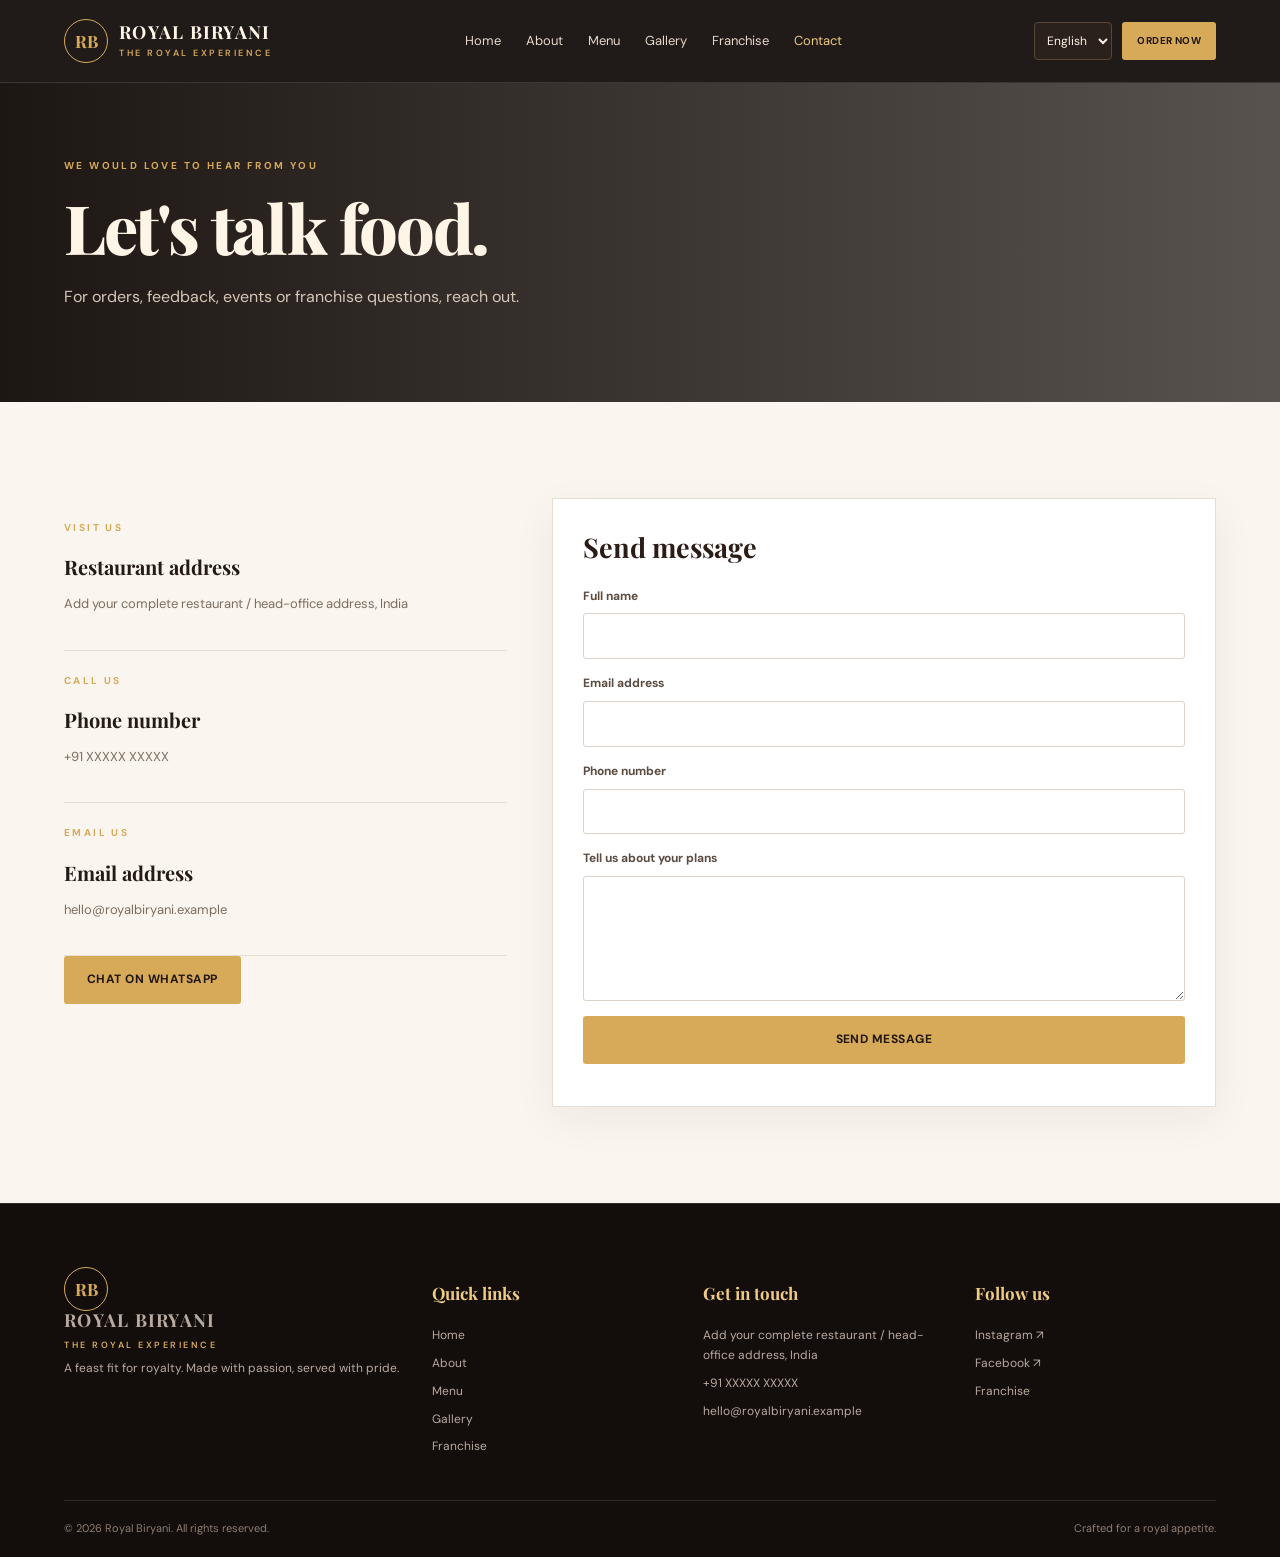
<file: contact.html>
<!doctype html><html lang="en"><head><meta charset="utf-8"><meta name="viewport" content="width=device-width,initial-scale=1"><title>Contact | Royal Biryani</title><link href="https://fonts.googleapis.com/css2?family=DM+Sans:wght@400;500;600;700&family=Playfair+Display:wght@600;700;800&display=swap" rel="stylesheet"><link rel="stylesheet" href="css/style.css"></head><body><div id="site-header"></div><main><section class="page-hero compact"><div class="container"><span class="eyebrow" data-i18n="contactEyebrow">WE WOULD LOVE TO HEAR FROM YOU</span><h1 data-i18n="contactTitle">Let's talk <em>food.</em></h1><p data-i18n="contactIntro">For orders, feedback, events or franchise questions, reach out.</p></div></section><section class="section"><div class="container contact-grid"><div class="contact-info"><div class="contact-card"><span class="eyebrow" data-i18n="visitUs">VISIT US</span><h3 data-i18n="addressLabel">Restaurant address</h3><p id="business-address">Add your restaurant address in js/config.js</p></div><div class="contact-card"><span class="eyebrow" data-i18n="callUs">CALL US</span><h3 data-i18n="phone">Phone number</h3><p id="business-phone">+91 XXXXX XXXXX</p></div><div class="contact-card"><span class="eyebrow" data-i18n="emailUs">EMAIL US</span><h3 data-i18n="email">Email address</h3><p id="business-email">hello@royalbiryani.example</p></div><a class="btn btn-gold" id="contact-whatsapp" href="#" target="_blank" rel="noopener" data-i18n="chatWhatsApp">Chat on WhatsApp</a></div><form class="form-card" id="contact-form"><h2 data-i18n="sendMessage">Send us a message</h2><label><span data-i18n="fullName">Full name</span><input name="name" required></label><label><span data-i18n="email">Email address</span><input name="email" type="email" required></label><label><span data-i18n="phone">Phone number</span><input name="phone" type="tel"></label><label><span data-i18n="message">Message</span><textarea name="message" rows="5" required></textarea></label><button type="submit" class="btn btn-gold full" data-i18n="sendMessage">Send message</button><p class="form-status" id="contact-status" aria-live="polite"></p></form></div></section></main><div id="site-footer"></div><script src="js/config.js"></script><script src="js/i18n.js"></script><script src="js/layout.js"></script><script src="js/main.js"></script></body></html>
</file>
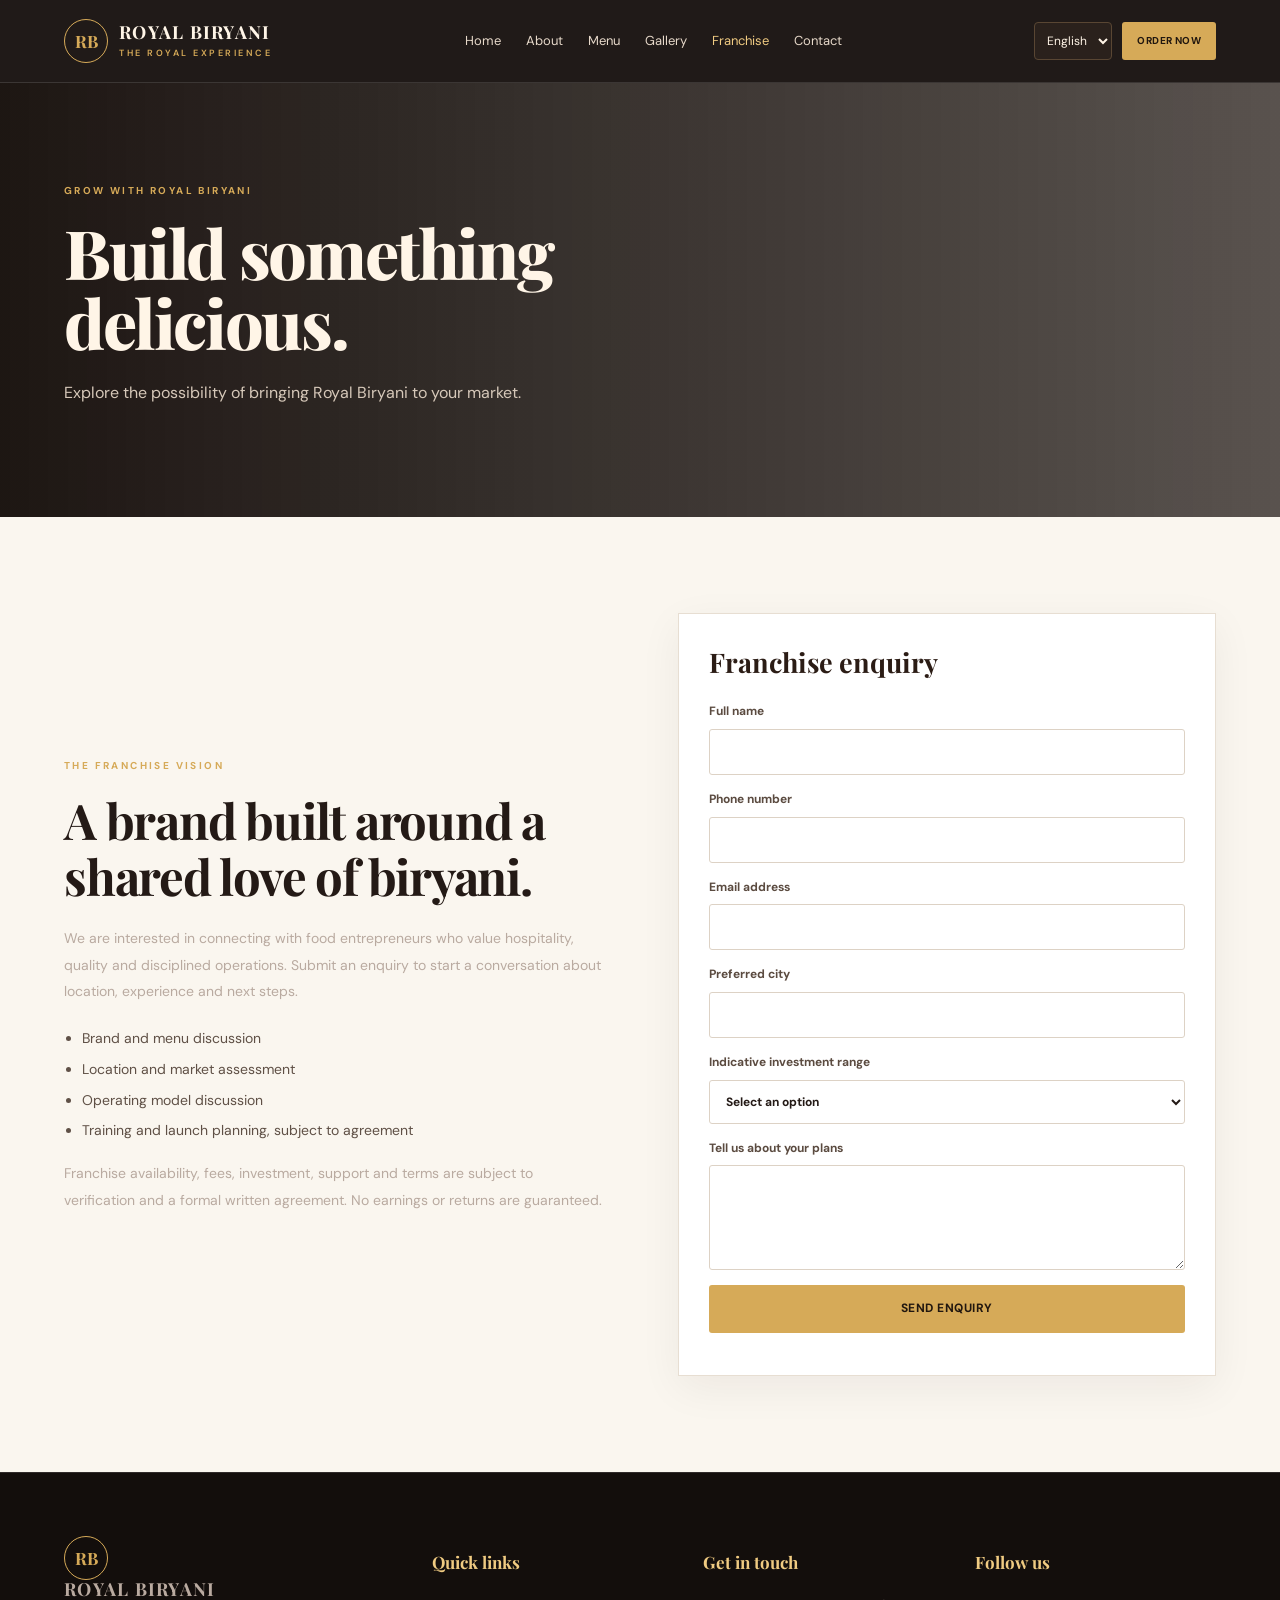
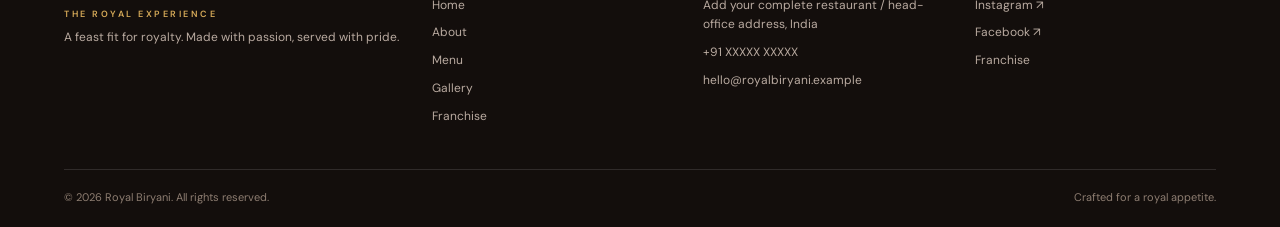
<file: franchise.html>
<!doctype html><html lang="en"><head><meta charset="utf-8"><meta name="viewport" content="width=device-width,initial-scale=1"><title>Franchise Opportunities | Royal Biryani</title><link href="https://fonts.googleapis.com/css2?family=DM+Sans:wght@400;500;600;700&family=Playfair+Display:wght@600;700;800&display=swap" rel="stylesheet"><link rel="stylesheet" href="css/style.css"></head><body><div id="site-header"></div><main><section class="page-hero"><div class="container"><span class="eyebrow" data-i18n="franchiseEyebrow">GROW WITH US</span><h1 data-i18n="franchisePageTitle">Build something<br><em>delicious.</em></h1><p data-i18n="franchisePageIntro">Explore the possibility of bringing Royal Biryani to your market.</p></div></section><section class="section"><div class="container split"><div class="section-copy"><span class="eyebrow" data-i18n="franchiseModel">THE FRANCHISE VISION</span><h2 data-i18n="franchiseModelTitle">A brand built around a shared love of biryani.</h2><p data-i18n="franchiseModelText">We are interested in connecting with food entrepreneurs who value hospitality, quality and disciplined operations. Submit an enquiry to start a conversation about location, experience and next steps.</p><ul class="check-list"><li data-i18n="frPoint1">Brand and menu discussion</li><li data-i18n="frPoint2">Location and market assessment</li><li data-i18n="frPoint3">Operating model discussion</li><li data-i18n="frPoint4">Training and launch planning, subject to agreement</li></ul><p class="small muted" data-i18n="frDisclaimer">Franchise availability, fees, investment, support and terms are subject to verification and a formal written agreement. No earnings or returns are guaranteed.</p></div><form class="form-card" id="franchise-form"><h2 data-i18n="franchiseFormTitle">Franchise enquiry</h2><label><span data-i18n="fullName">Full name</span><input name="name" required autocomplete="name"></label><label><span data-i18n="phone">Phone number</span><input name="phone" required type="tel" pattern="[0-9+() -]{8,18}"></label><label><span data-i18n="email">Email address</span><input name="email" required type="email"></label><label><span data-i18n="city">Preferred city</span><input name="city" required></label><label><span data-i18n="investment">Indicative investment range</span><select name="investment"><option value="">Select an option</option><option>Under ₹10 lakh</option><option>₹10–25 lakh</option><option>₹25–50 lakh</option><option>₹50 lakh+</option><option>Need guidance</option></select></label><label><span data-i18n="message">Tell us about your plans</span><textarea name="message" rows="4"></textarea></label><button class="btn btn-gold full" type="submit" data-i18n="sendEnquiry">Send enquiry</button><p class="form-status" id="franchise-status" aria-live="polite"></p></form></div></section></main><div id="site-footer"></div><script src="js/config.js"></script><script src="js/i18n.js"></script><script src="js/layout.js"></script><script src="js/main.js"></script></body></html>
</file>
<file: css/style.css>
@import url('https://fonts.googleapis.com/css2?family=DM+Sans:wght@400;500;600;700&family=Playfair+Display:wght@600;700;800&display=swap');
:root{--ink:#17110f;--ink2:#211713;--panel:#2a1d18;--gold:#d6aa58;--gold2:#f0cb82;--cream:#fff5e7;--muted:#b9aaa0;--line:rgba(255,255,255,.12);--serif:'Playfair Display',Georgia,serif;--sans:'DM Sans',Arial,sans-serif;--max:1180px}
*{box-sizing:border-box}html{scroll-behavior:smooth}body{margin:0;background:#faf6ef;color:#241a16;font-family:var(--sans);line-height:1.65}body:has(.dark-section),body:has(.hero){background:var(--ink);color:var(--cream)}a{color:inherit;text-decoration:none}img{display:block;max-width:100%}button,input,textarea,select{font:inherit}.container{width:min(90%,var(--max));margin:auto}.site-header{position:sticky;top:0;z-index:50;background:rgba(23,17,15,.96);backdrop-filter:blur(14px);border-bottom:1px solid var(--line)}.nav-wrap{height:82px;display:flex;align-items:center;justify-content:space-between;gap:22px}.brand{display:flex;align-items:center;gap:11px;color:var(--cream);min-width:max-content}.brand-mark{width:44px;height:44px;border:1px solid var(--gold);border-radius:50%;display:grid;place-items:center;color:var(--gold);font:700 17px var(--serif)}.brand-name{font:700 18px var(--serif);letter-spacing:.07em;line-height:1.1}.brand-name small{display:block;font:600 9px var(--sans);letter-spacing:.28em;color:var(--gold);margin-top:5px}.nav-links{display:flex;align-items:center;gap:25px;color:#e7d9ca;font-size:13px}.nav-links a{transition:color .2s}.nav-links a:hover,.nav-links a.active{color:var(--gold2)}.nav-actions{display:flex;align-items:center;gap:10px}.language-select{background:#2a211c;border:1px solid #594633;color:var(--cream);padding:9px 8px;border-radius:4px;font-size:12px}.menu-toggle{display:none;background:none;color:var(--cream);border:1px solid var(--line);font-size:23px;padding:4px 10px;border-radius:4px}.btn{display:inline-flex;justify-content:center;align-items:center;gap:8px;padding:13px 22px;border-radius:3px;font-size:12px;font-weight:700;letter-spacing:.04em;text-transform:uppercase;cursor:pointer;border:1px solid transparent;transition:.2s}.btn-gold{background:var(--gold);color:#21170f}.btn-gold:hover{background:var(--gold2);transform:translateY(-2px)}.btn-outline{border-color:rgba(214,170,88,.65);color:var(--gold2);background:transparent}.btn-outline:hover{background:rgba(214,170,88,.1)}.btn-small{padding:10px 14px;font-size:10px}.full{width:100%}.hero{position:relative;min-height:660px;display:flex;align-items:center;background:url('https://images.unsplash.com/photo-1563379091339-03246963d96c?auto=format&fit=crop&w=2000&q=90') center 48%/cover no-repeat;color:var(--cream);overflow:hidden}.hero-shade{position:absolute;inset:0;background:linear-gradient(90deg,rgba(16,10,8,.96) 0%,rgba(16,10,8,.82) 42%,rgba(16,10,8,.18) 100%),linear-gradient(0deg,rgba(16,10,8,.3),transparent 40%)}.hero-content{position:relative;padding:100px 0;z-index:1}.eyebrow{display:block;color:var(--gold);font-size:10px;letter-spacing:.24em;font-weight:700;margin-bottom:17px}.hero h1,.page-hero h1{font:800 clamp(48px,7vw,82px)/1.04 var(--serif);letter-spacing:-.035em;margin:0 0 22px;max-width:700px}.hero h1 em,.page-hero h1 em,.section-copy h2 em{color:var(--gold2);font-style:normal}.hero-content>p{max-width:480px;color:#e0d4c8;font-size:16px;margin:0 0 30px}.hero-actions{display:flex;flex-wrap:wrap;gap:12px}.hero-note{display:flex;align-items:center;gap:10px;margin-top:50px;color:#d8c8b7;font-size:12px}.gold-dot{width:7px;height:7px;background:var(--gold);border-radius:50%}.hero-stamp{position:absolute;right:8%;bottom:11%;width:112px;height:112px;border:1px solid rgba(240,203,130,.75);border-radius:50%;display:flex;flex-direction:column;align-items:center;justify-content:center;color:var(--gold2);transform:rotate(-12deg);font:700 12px var(--serif);letter-spacing:.18em}.hero-stamp b{font:600 8px var(--sans);letter-spacing:.3em;margin:5px}.trust-strip{background:#211713;border-block:1px solid var(--line);color:var(--cream)}.trust-grid{display:grid;grid-template-columns:repeat(3,1fr);padding:23px 0}.trust-grid>div{display:flex;align-items:center;gap:14px;padding:0 24px;border-right:1px solid var(--line);font-size:12px}.trust-grid>div:first-child{padding-left:0}.trust-grid>div:last-child{border:0}.trust-grid strong{font:700 25px var(--serif);color:var(--gold)}.section{padding:96px 0}.split{display:grid;grid-template-columns:1fr 1fr;align-items:center;gap:75px}.image-frame{position:relative;padding:0 0 20px 20px}.image-frame:before{content:"";position:absolute;left:0;bottom:0;width:65%;height:70%;border:1px solid var(--gold);z-index:0}.image-frame img{position:relative;z-index:1;width:100%;height:440px;object-fit:cover}.image-caption{position:absolute;z-index:2;right:-18px;bottom:42px;background:var(--gold);color:#24170e;padding:12px 17px;font:600 11px var(--serif)}.section-copy h2,.section-heading h2,.franchise-banner h2{font:700 clamp(34px,4vw,49px)/1.16 var(--serif);letter-spacing:-.025em;margin:0 0 20px}.section-copy p,.section-heading p,.franchise-banner p{color:var(--muted);font-size:14px;line-height:1.9;margin:0 0 18px}.text-link{display:inline-flex;gap:12px;align-items:center;color:var(--gold);font-weight:700;font-size:12px;margin-top:12px}.text-link span{font-size:17px}.dark-section{background:#211713;color:var(--cream)}.section-heading{text-align:center;max-width:660px;margin:0 auto 42px}.section-heading p{margin:0}.feature-cards{display:grid;grid-template-columns:repeat(3,1fr);gap:22px}.food-feature{background:#2b1f19;border:1px solid var(--line);overflow:hidden}.food-feature img{width:100%;height:225px;object-fit:cover;transition:transform .4s}.food-feature:hover img{transform:scale(1.04)}.food-feature>div{padding:23px}.food-tag{display:inline-block;color:var(--gold);font-size:9px;letter-spacing:.18em;font-weight:700}.food-tag.veg{color:#8dc28b}.food-feature h3{font:700 22px var(--serif);margin:9px 0}.food-feature p{color:var(--muted);font-size:12px;min-height:42px}.franchise-banner{background:linear-gradient(110deg,#2b1c16,#17100e);border:1px solid rgba(214,170,88,.4);padding:58px 7%;display:flex;align-items:center;justify-content:space-between;gap:30px;color:var(--cream);overflow:hidden}.franchise-banner>div:first-child{max-width:650px}.franchise-banner h2{font-size:43px}.franchise-banner p{max-width:550px}.banner-ornament{font:800 150px var(--serif);color:rgba(214,170,88,.16);border:1px solid rgba(214,170,88,.22);border-radius:50%;width:210px;height:210px;display:grid;place-items:center;flex:none}.review-section{background:#f3eadc;color:#251912}.review-section .section-heading p{color:#78685b}.page-hero{background:linear-gradient(90deg,rgba(20,13,10,.96),rgba(20,13,10,.7)),url('https://images.unsplash.com/photo-1547592180-85f173990554?auto=format&fit=crop&w=1800&q=85') center/cover;padding:100px 0 95px;color:var(--cream)}.page-hero.compact{padding:75px 0}.page-hero h1{font-size:clamp(44px,6vw,68px)}.page-hero p{color:#d6c8b9;max-width:560px}.value-grid{display:grid;grid-template-columns:repeat(3,1fr);gap:20px}.value-grid article{padding:28px;border:1px solid var(--line);background:#2b1f19}.value-grid b{font:700 28px var(--serif);color:var(--gold)}.value-grid h3{font:700 21px var(--serif)}.value-grid p{color:var(--muted);font-size:13px}.check-list{padding-left:18px;color:#5f5046;line-height:2.2;font-size:14px}.form-card{background:#fff;border:1px solid #e7ded2;padding:30px;box-shadow:0 12px 40px rgba(40,25,12,.06)}.form-card h2{font:700 27px var(--serif);margin:0 0 22px;color:#2b1c15}.form-card label{display:block;margin:0 0 15px;color:#5b4b40;font-size:12px;font-weight:700}.form-card input,.form-card textarea,.form-card select{display:block;width:100%;margin-top:7px;padding:12px;border:1px solid #ddd2c5;border-radius:3px;background:#fff;color:#241a16;outline:none}.form-card input:focus,.form-card textarea:focus,.form-card select:focus{border-color:#b78a42}.form-status{font-size:12px;color:#5a6d42}.small{font-size:11px}.muted{color:#8a7b70}.menu-section{padding-top:45px}.menu-toolbar{display:flex;align-items:center;justify-content:space-between;gap:15px;margin-bottom:28px}.filter-row{display:flex;gap:8px;flex-wrap:wrap}.filter-btn{border:1px solid #d8cbbd;background:transparent;color:#5a493e;padding:10px 16px;border-radius:30px;font-size:11px;cursor:pointer}.filter-btn.active,.filter-btn:hover{background:#2a1b14;border-color:#2a1b14;color:var(--gold2)}.menu-grid{display:grid;grid-template-columns:repeat(3,1fr);gap:22px}.menu-card{background:#fff;border:1px solid #e9dfd3;box-shadow:0 8px 24px rgba(40,25,12,.04);overflow:hidden}.menu-card img{width:100%;height:210px;object-fit:cover}.menu-card-body{padding:18px}.menu-card-top{display:flex;align-items:center;justify-content:space-between;gap:8px}.menu-card h3{font:700 19px var(--serif);margin:7px 0;color:#2a1b14}.menu-card p{font-size:12px;color:#8b7b6f;min-height:38px}.price{font-weight:700;color:#a4772e}.diet-dot{display:inline-block;width:10px;height:10px;border:1px solid #31854b;padding:2px;vertical-align:middle;margin-right:5px}.diet-dot:after{content:"";display:block;background:#31854b;width:4px;height:4px;border-radius:50%}.diet-dot.nonveg{border-color:#b83c35}.diet-dot.nonveg:after{background:#b83c35}.cart-open{color:#34241a;border-color:#b78a42}.cart-count{display:inline-grid;place-items:center;background:var(--gold);color:#1c140e;border-radius:50%;width:21px;height:21px;margin-left:5px}.cart-backdrop{position:fixed;inset:0;background:rgba(0,0,0,.55);z-index:80;opacity:0;visibility:hidden;transition:.25s}.cart-backdrop.open{opacity:1;visibility:visible}.cart-drawer{position:fixed;z-index:81;right:0;top:0;height:100%;width:min(430px,100%);background:#fff;color:#261a13;transform:translateX(105%);transition:.3s;display:flex;flex-direction:column;padding:24px}.cart-drawer.open{transform:translateX(0)}.cart-head{display:flex;justify-content:space-between;align-items:center;border-bottom:1px solid #eee;padding-bottom:14px}.cart-head h2{font:700 25px var(--serif)}.icon-btn{background:none;border:0;font-size:30px;cursor:pointer}.cart-items{overflow:auto;flex:1;padding:15px 0}.cart-line{display:flex;justify-content:space-between;gap:10px;border-bottom:1px solid #eee;padding:13px 0}.cart-line h4{margin:0;font:700 15px var(--serif)}.cart-line small{color:#8a7b70}.qty-controls{display:flex;align-items:center;gap:9px;margin-top:7px}.qty-controls button{border:1px solid #d8cbbb;background:#fff;width:25px;height:25px;cursor:pointer}.cart-bottom{border-top:1px solid #eee;padding-top:16px}.cart-total{display:flex;justify-content:space-between;font-weight:700;margin-bottom:8px}.cart-bottom .btn{margin-top:10px}.contact-grid{display:grid;grid-template-columns:.8fr 1.2fr;gap:45px}.contact-card{padding:22px 0;border-bottom:1px solid #e7ded2}.contact-card h3{font:700 20px var(--serif);margin:5px 0}.contact-card p{color:#7d6d61;font-size:13px}.gallery-grid{display:grid;grid-template-columns:repeat(3,1fr);gap:18px}.gallery-grid img{width:100%;height:270px;object-fit:cover;transition:.25s}.gallery-grid img:hover{transform:translateY(-4px)}.site-footer{background:#130e0c;color:var(--cream);padding:55px 0 20px;border-top:1px solid var(--line)}.footer-grid{display:grid;grid-template-columns:1.4fr 1fr 1fr 1fr;gap:30px;padding-bottom:35px}.footer-grid h4{font:700 17px var(--serif);color:var(--gold2)}.footer-grid p,.footer-grid a{font-size:12px;color:#b9aaa0;display:block;margin:8px 0}.footer-bottom{border-top:1px solid var(--line);padding-top:18px;display:flex;justify-content:space-between;gap:15px;color:#8d7d71;font-size:11px}.mobile-order{display:none}
@media(max-width:900px){.nav-links{gap:13px}.nav-links a{font-size:11px}.nav-actions .btn{display:none}.split{gap:40px}.footer-grid{grid-template-columns:repeat(2,1fr)}}
@media(max-width:700px){.nav-wrap{height:70px}.menu-toggle{display:block}.nav-links{display:none;position:absolute;top:70px;left:0;right:0;background:#1b120f;padding:18px 5%;flex-direction:column;align-items:flex-start;border-bottom:1px solid var(--line)}.nav-links.open{display:flex}.nav-actions{margin-left:auto}.brand-name{font-size:15px}.brand-mark{width:38px;height:38px}.hero{min-height:610px;background-position:58% center}.hero-shade{background:linear-gradient(90deg,rgba(16,10,8,.94),rgba(16,10,8,.55)),linear-gradient(0deg,rgba(16,10,8,.4),transparent)}.hero-content{padding:75px 0}.hero h1{font-size:54px}.hero-stamp{width:82px;height:82px;right:6%;bottom:7%;font-size:9px}.trust-grid{grid-template-columns:1fr;gap:14px;padding:20px 0}.trust-grid>div{border:0;padding:0}.section{padding:68px 0}.split{grid-template-columns:1fr;gap:35px}.image-frame img{height:320px}.section-copy h2,.section-heading h2{font-size:36px}.feature-cards,.value-grid,.menu-grid,.gallery-grid{grid-template-columns:1fr 1fr}.food-feature img{height:170px}.food-feature>div{padding:16px}.food-feature h3{font-size:18px}.franchise-banner{padding:35px 25px}.franchise-banner h2{font-size:32px}.banner-ornament{display:none}.page-hero{padding:75px 0}.contact-grid{grid-template-columns:1fr}.menu-toolbar{align-items:flex-start;flex-direction:column}.gallery-grid img{height:190px}.footer-grid{grid-template-columns:1fr 1fr}}
@media(max-width:430px){.language-select{max-width:88px;font-size:10px}.hero h1{font-size:46px}.hero-actions .btn{width:100%}.feature-cards,.value-grid,.menu-grid,.gallery-grid{grid-template-columns:1fr}.food-feature img{height:220px}.gallery-grid img{height:240px}.footer-grid{grid-template-columns:1fr}.footer-bottom{flex-direction:column}.form-card{padding:22px}.page-hero h1{font-size:43px}}
</file>
